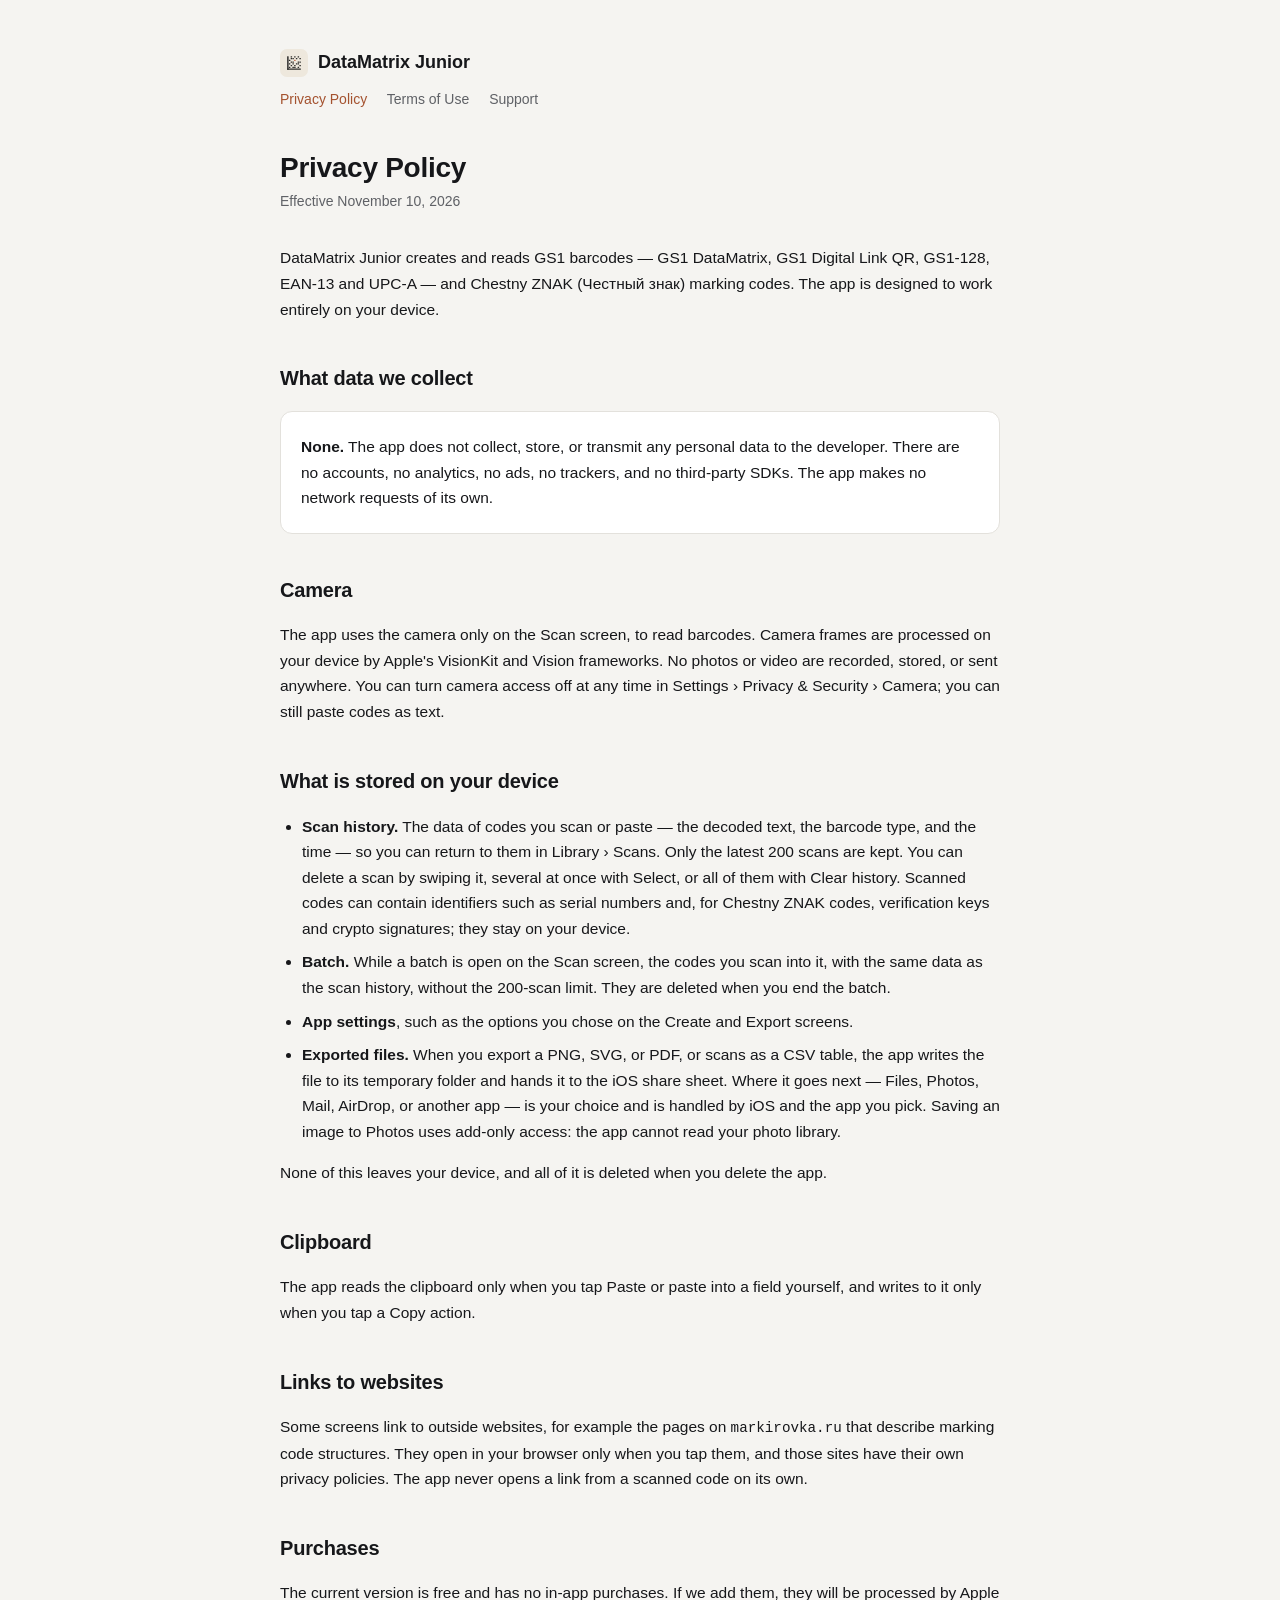
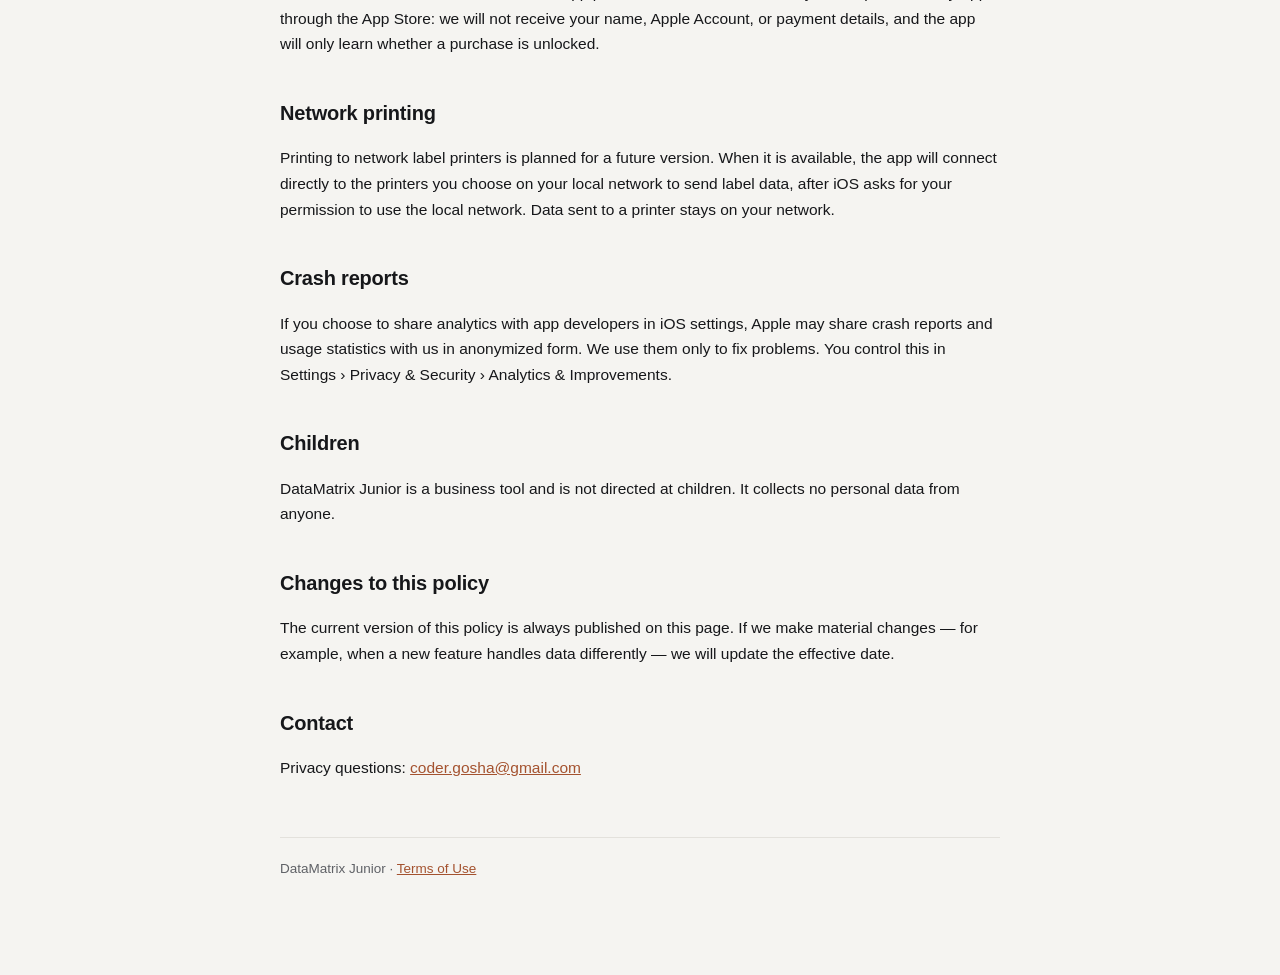
<file: index.html>
<!DOCTYPE html>
<html lang="en">
<head>
  <meta charset="utf-8">
  <meta name="viewport" content="width=device-width, initial-scale=1">
  <title>DataMatrix Junior — Privacy Policy</title>
  <link rel="icon" href="icon.svg" type="image/svg+xml">
  <link rel="stylesheet" href="style.css">
</head>
<body>
  <div class="wrap">
    <header>
      <div class="brand"><img src="icon.svg" alt="">DataMatrix Junior</div>
      <nav>
        <a href="index.html" aria-current="page">Privacy Policy</a>
        <a href="terms.html">Terms of Use</a>
        <a href="support.html">Support</a>
      </nav>
    </header>

    <main>
      <h1>Privacy Policy</h1>
      <p class="meta">Effective November 10, 2026</p>

      <p>DataMatrix Junior creates and reads GS1 barcodes — GS1 DataMatrix, GS1 Digital Link QR,
      GS1-128, EAN-13 and UPC-A — and Chestny ZNAK (Честный знак) marking codes. The app is designed
      to work entirely on your device.</p>

      <h2>What data we collect</h2>
      <div class="card"><p><strong>None.</strong> The app does not collect, store, or transmit any
      personal data to the developer. There are no accounts, no analytics, no ads, no trackers, and no
      third-party SDKs. The app makes no network requests of its own.</p></div>

      <h2>Camera</h2>
      <p>The app uses the camera only on the Scan screen, to read barcodes. Camera frames are processed
      on your device by Apple's VisionKit and Vision frameworks. No photos or video are recorded, stored,
      or sent anywhere. You can turn camera access off at any time in Settings › Privacy &amp; Security ›
      Camera; you can still paste codes as text.</p>

      <h2>What is stored on your device</h2>
      <ul>
        <li><strong>Scan history.</strong> The data of codes you scan or paste — the decoded text, the
        barcode type, and the time — so you can return to them in Library › Scans. Only the latest 200
        scans are kept. You can delete a scan by swiping it, several at once with Select, or all of them with
        Clear history. Scanned
        codes can contain identifiers such as serial numbers and, for Chestny ZNAK codes, verification
        keys and crypto signatures; they stay on your device.</li>
        <li><strong>Batch.</strong> While a batch is open on the Scan screen, the codes you scan into it, with
        the same data as the scan history, without the 200-scan limit. They are deleted when you end the batch.</li>
        <li><strong>App settings</strong>, such as the options you chose on the Create and Export screens.</li>
        <li><strong>Exported files.</strong> When you export a PNG, SVG, or PDF, or scans as a CSV
        table, the app writes the file to
        its temporary folder and hands it to the iOS share sheet. Where it goes next — Files, Photos, Mail,
        AirDrop, or another app — is your choice and is handled by iOS and the app you pick. Saving an image
        to Photos uses add-only access: the app cannot read your photo library.</li>
      </ul>
      <p>None of this leaves your device, and all of it is deleted when you delete the app.</p>

      <h2>Clipboard</h2>
      <p>The app reads the clipboard only when you tap Paste or paste into a field yourself, and writes to it
      only when you tap a Copy action.</p>

      <h2>Links to websites</h2>
      <p>Some screens link to outside websites, for example the pages on <code>markirovka.ru</code> that
      describe marking code structures. They open in your browser only when you tap them, and those sites
      have their own privacy policies. The app never opens a link from a scanned code on its own.</p>

      <h2>Purchases</h2>
      <p>The current version is free and has no in-app purchases. If we add them, they will be processed by
      Apple through the App Store: we will not receive your name, Apple Account, or payment details, and the
      app will only learn whether a purchase is unlocked.</p>

      <h2>Network printing</h2>
      <p>Printing to network label printers is planned for a future version. When it is available, the app
      will connect directly to the printers you choose on your local network to send label data, after iOS
      asks for your permission to use the local network. Data sent to a printer stays on your network.</p>

      <h2>Crash reports</h2>
      <p>If you choose to share analytics with app developers in iOS settings, Apple may share crash reports
      and usage statistics with us in anonymized form. We use them only to fix problems. You control this in
      Settings › Privacy &amp; Security › Analytics &amp; Improvements.</p>

      <h2>Children</h2>
      <p>DataMatrix Junior is a business tool and is not directed at children. It collects no personal data
      from anyone.</p>

      <h2>Changes to this policy</h2>
      <p>The current version of this policy is always published on this page. If we make material changes —
      for example, when a new feature handles data differently — we will update the effective date.</p>

      <h2>Contact</h2>
      <p>Privacy questions: <a href="mailto:coder.gosha@gmail.com">coder.gosha@gmail.com</a></p>
    </main>

    <footer>DataMatrix Junior · <a href="terms.html">Terms of Use</a></footer>
  </div>
</body>
</html>
</file>
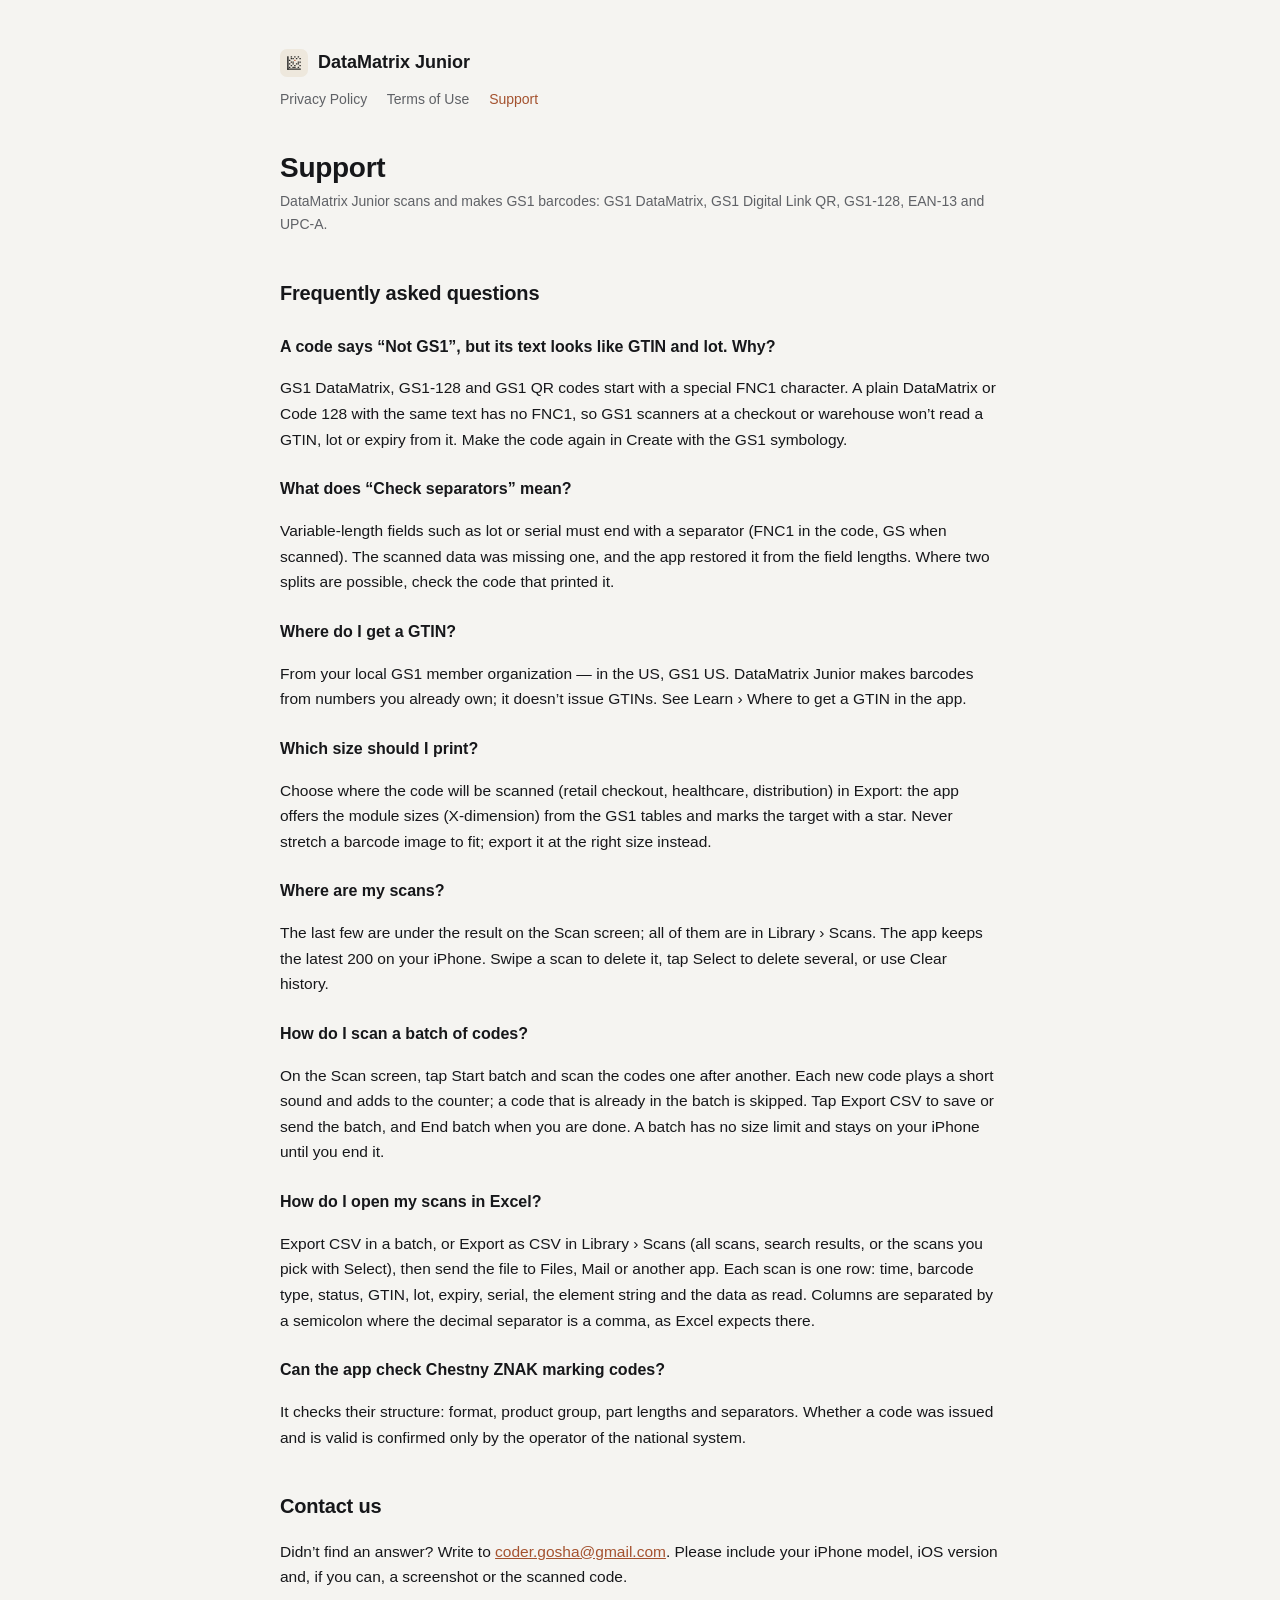
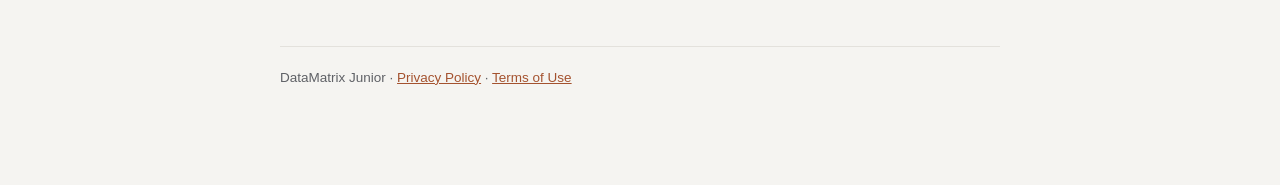
<file: support.html>
<!DOCTYPE html>
<html lang="en">
<head>
  <meta charset="utf-8">
  <meta name="viewport" content="width=device-width, initial-scale=1">
  <title>DataMatrix Junior — Support</title>
  <link rel="icon" href="icon.svg" type="image/svg+xml">
  <link rel="stylesheet" href="style.css">
</head>
<body>
  <div class="wrap">
    <header>
      <div class="brand"><img src="icon.svg" alt="">DataMatrix Junior</div>
      <nav>
        <a href="index.html">Privacy Policy</a>
        <a href="terms.html">Terms of Use</a>
        <a href="support.html" aria-current="page">Support</a>
      </nav>
    </header>

    <main>
      <h1>Support</h1>
      <p class="meta">DataMatrix Junior scans and makes GS1 barcodes: GS1 DataMatrix, GS1 Digital Link QR, GS1-128,
      EAN-13 and UPC-A.</p>

      <h2>Frequently asked questions</h2>

      <h3>A code says “Not GS1”, but its text looks like GTIN and lot. Why?</h3>
      <p>GS1 DataMatrix, GS1-128 and GS1 QR codes start with a special FNC1 character. A plain DataMatrix or Code 128
      with the same text has no FNC1, so GS1 scanners at a checkout or warehouse won’t read a GTIN, lot or expiry
      from it. Make the code again in Create with the GS1 symbology.</p>

      <h3>What does “Check separators” mean?</h3>
      <p>Variable-length fields such as lot or serial must end with a separator (FNC1 in the code, GS when scanned).
      The scanned data was missing one, and the app restored it from the field lengths. Where two splits are possible,
      check the code that printed it.</p>

      <h3>Where do I get a GTIN?</h3>
      <p>From your local GS1 member organization — in the US, GS1 US. DataMatrix Junior makes barcodes from numbers
      you already own; it doesn’t issue GTINs. See Learn › Where to get a GTIN in the app.</p>

      <h3>Which size should I print?</h3>
      <p>Choose where the code will be scanned (retail checkout, healthcare, distribution) in Export: the app offers
      the module sizes (X-dimension) from the GS1 tables and marks the target with a star. Never stretch a barcode
      image to fit; export it at the right size instead.</p>

      <h3>Where are my scans?</h3>
      <p>The last few are under the result on the Scan screen; all of them are in Library › Scans. The app keeps
      the latest 200 on your iPhone. Swipe a scan to delete it, tap Select to delete several, or use Clear history.</p>

      <h3>How do I scan a batch of codes?</h3>
      <p>On the Scan screen, tap Start batch and scan the codes one after another. Each new code plays a short sound
      and adds to the counter; a code that is already in the batch is skipped. Tap Export CSV to save or send the batch,
      and End batch when you are done. A batch has no size limit and stays on your iPhone until you end it.</p>

      <h3>How do I open my scans in Excel?</h3>
      <p>Export CSV in a batch, or Export as CSV in Library › Scans (all scans, search results, or the scans you pick
      with Select), then send the file to Files, Mail or another app. Each scan is one row: time, barcode type, status,
      GTIN, lot, expiry, serial, the element string and the data as read. Columns are separated by a semicolon where
      the decimal separator is a comma, as Excel expects there.</p>

      <h3>Can the app check Chestny ZNAK marking codes?</h3>
      <p>It checks their structure: format, product group, part lengths and separators. Whether a code was issued
      and is valid is confirmed only by the operator of the national system.</p>

      <h2>Contact us</h2>
      <p>Didn’t find an answer? Write to <a href="mailto:coder.gosha@gmail.com">coder.gosha@gmail.com</a>.
      Please include your iPhone model, iOS version and, if you can, a screenshot or the scanned code.</p>
    </main>

    <footer>DataMatrix Junior · <a href="index.html">Privacy Policy</a> · <a href="terms.html">Terms of Use</a></footer>
  </div>
</body>
</html>
</file>
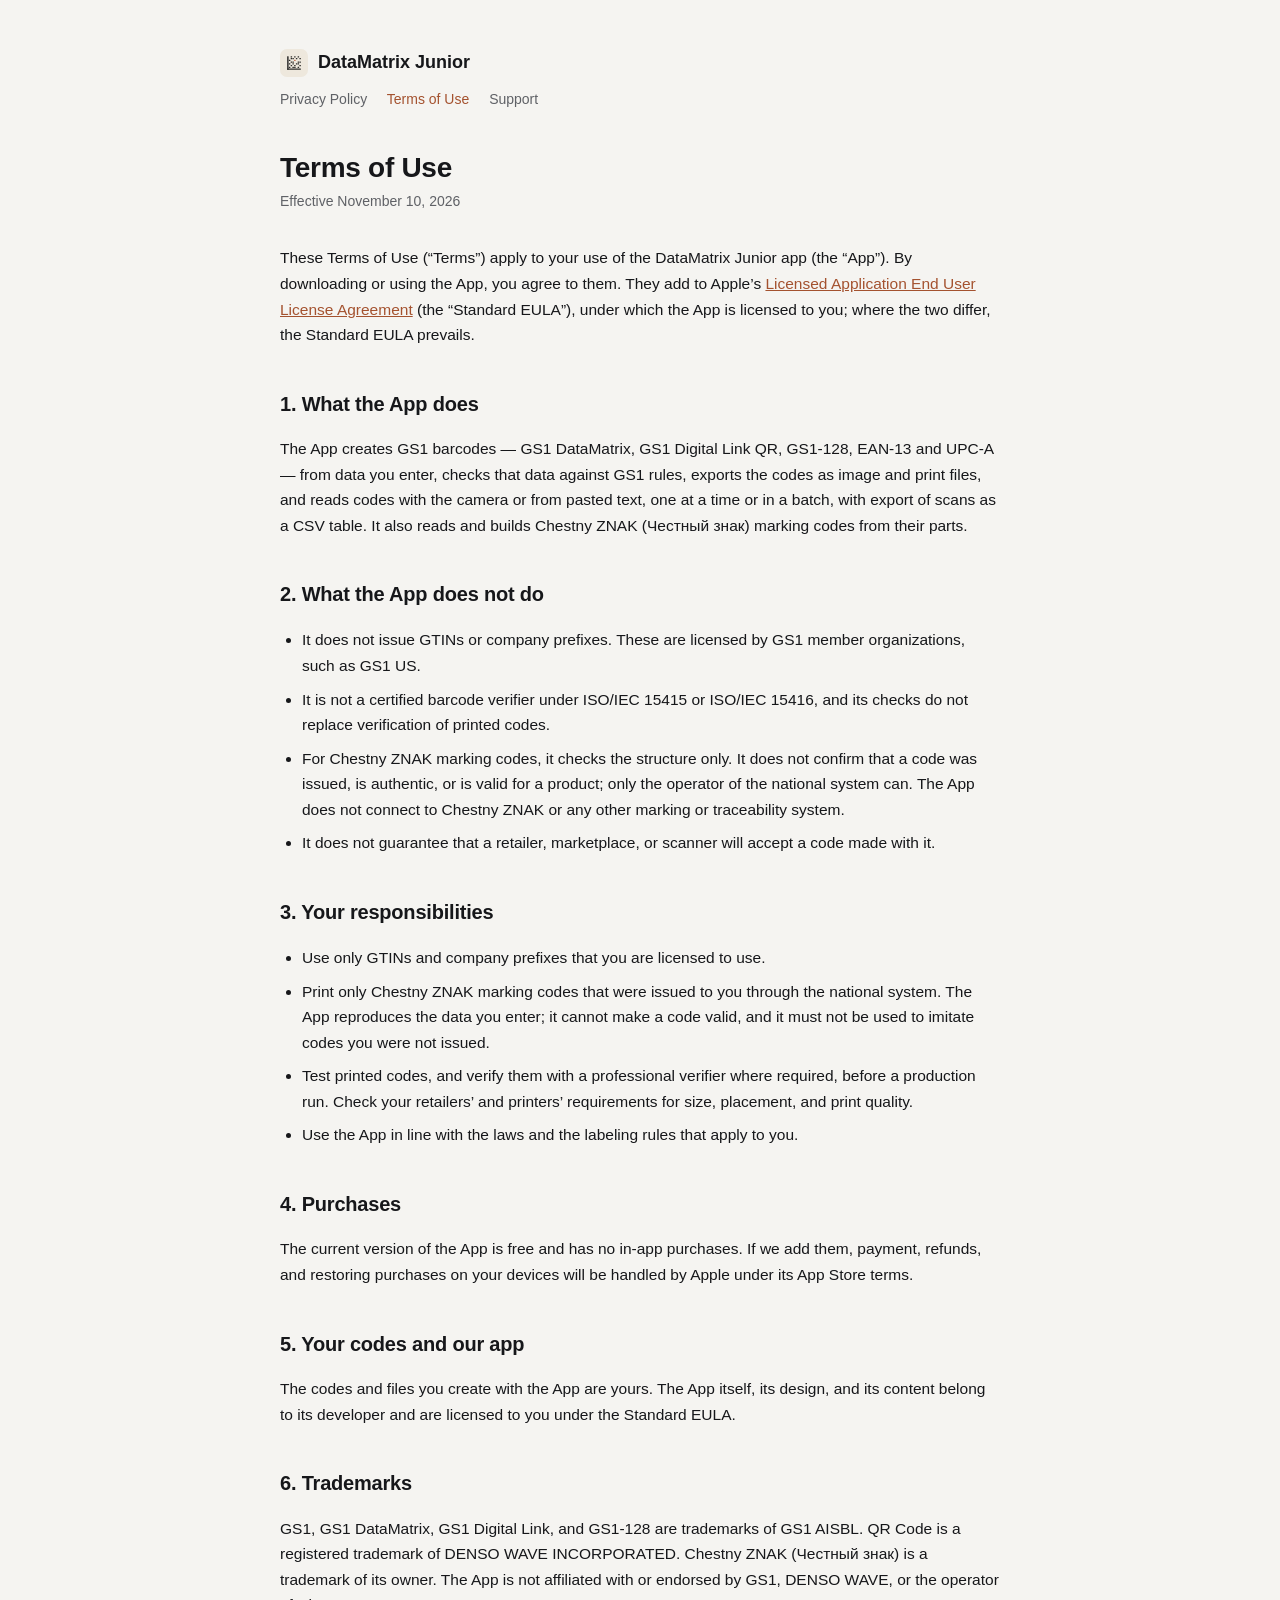
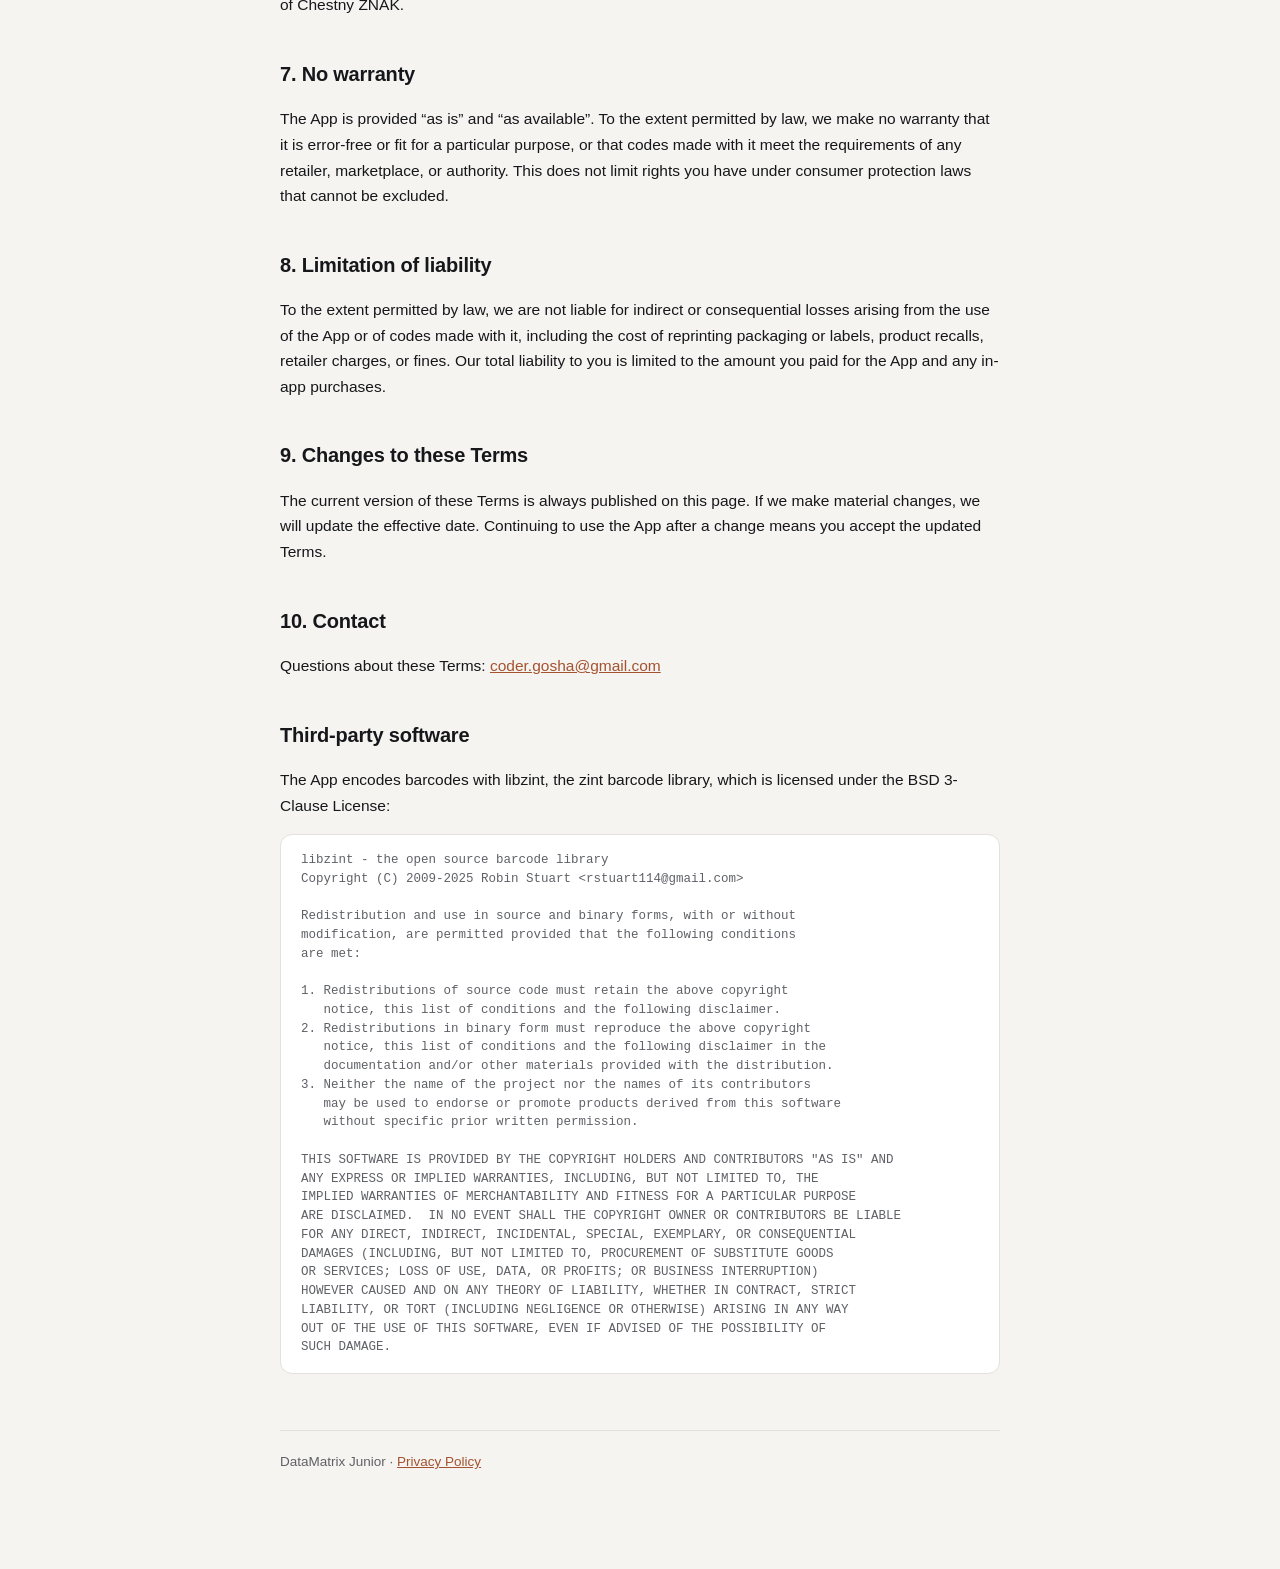
<file: terms.html>
<!DOCTYPE html>
<html lang="en">
<head>
  <meta charset="utf-8">
  <meta name="viewport" content="width=device-width, initial-scale=1">
  <title>DataMatrix Junior — Terms of Use</title>
  <link rel="icon" href="icon.svg" type="image/svg+xml">
  <link rel="stylesheet" href="style.css">
</head>
<body>
  <div class="wrap">
    <header>
      <div class="brand"><img src="icon.svg" alt="">DataMatrix Junior</div>
      <nav>
        <a href="index.html">Privacy Policy</a>
        <a href="terms.html" aria-current="page">Terms of Use</a>
        <a href="support.html">Support</a>
      </nav>
    </header>

    <main>
      <h1>Terms of Use</h1>
      <p class="meta">Effective November 10, 2026</p>

      <p>These Terms of Use (“Terms”) apply to your use of the DataMatrix Junior app (the “App”). By
      downloading or using the App, you agree to them. They add to Apple’s
      <a href="https://www.apple.com/legal/internet-services/itunes/dev/stdeula/">Licensed Application
      End User License Agreement</a> (the “Standard EULA”), under which the App is licensed to you; where
      the two differ, the Standard EULA prevails.</p>

      <h2>1. What the App does</h2>
      <p>The App creates GS1 barcodes — GS1 DataMatrix, GS1 Digital Link QR, GS1-128, EAN-13 and UPC-A —
      from data you enter, checks that data against GS1 rules, exports the codes as image and print files,
      and reads codes with the camera or from pasted text, one at a time or in a batch, with export of
      scans as a CSV table. It also reads and builds Chestny ZNAK
      (Честный знак) marking codes from their parts.</p>

      <h2>2. What the App does not do</h2>
      <ul>
        <li>It does not issue GTINs or company prefixes. These are licensed by GS1 member organizations,
        such as GS1 US.</li>
        <li>It is not a certified barcode verifier under ISO/IEC 15415 or ISO/IEC 15416, and its checks do
        not replace verification of printed codes.</li>
        <li>For Chestny ZNAK marking codes, it checks the structure only. It does not confirm that a code
        was issued, is authentic, or is valid for a product; only the operator of the national system can.
        The App does not connect to Chestny ZNAK or any other marking or traceability system.</li>
        <li>It does not guarantee that a retailer, marketplace, or scanner will accept a code made with
        it.</li>
      </ul>

      <h2>3. Your responsibilities</h2>
      <ul>
        <li>Use only GTINs and company prefixes that you are licensed to use.</li>
        <li>Print only Chestny ZNAK marking codes that were issued to you through the national system. The
        App reproduces the data you enter; it cannot make a code valid, and it must not be used to imitate
        codes you were not issued.</li>
        <li>Test printed codes, and verify them with a professional verifier where required, before a
        production run. Check your retailers’ and printers’ requirements for size, placement, and print
        quality.</li>
        <li>Use the App in line with the laws and the labeling rules that apply to you.</li>
      </ul>

      <h2>4. Purchases</h2>
      <p>The current version of the App is free and has no in-app purchases. If we add them, payment, refunds,
      and restoring purchases on your devices will be handled by Apple under its App Store terms.</p>

      <h2>5. Your codes and our app</h2>
      <p>The codes and files you create with the App are yours. The App itself, its design, and its content
      belong to its developer and are licensed to you under the Standard EULA.</p>

      <h2>6. Trademarks</h2>
      <p>GS1, GS1 DataMatrix, GS1 Digital Link, and GS1-128 are trademarks of GS1 AISBL. QR Code is a
      registered trademark of DENSO WAVE INCORPORATED. Chestny ZNAK (Честный знак) is a trademark of its
      owner. The App is not affiliated with or endorsed by GS1, DENSO WAVE, or the operator of Chestny
      ZNAK.</p>

      <h2>7. No warranty</h2>
      <p>The App is provided “as is” and “as available”. To the extent permitted by law, we make no
      warranty that it is error-free or fit for a particular purpose, or that codes made with it meet the
      requirements of any retailer, marketplace, or authority. This does not limit rights you have under
      consumer protection laws that cannot be excluded.</p>

      <h2>8. Limitation of liability</h2>
      <p>To the extent permitted by law, we are not liable for indirect or consequential losses arising from
      the use of the App or of codes made with it, including the cost of reprinting packaging or labels,
      product recalls, retailer charges, or fines. Our total liability to you is limited to the amount you
      paid for the App and any in-app purchases.</p>

      <h2>9. Changes to these Terms</h2>
      <p>The current version of these Terms is always published on this page. If we make material changes,
      we will update the effective date. Continuing to use the App after a change means you accept the
      updated Terms.</p>

      <h2>10. Contact</h2>
      <p>Questions about these Terms: <a href="mailto:coder.gosha@gmail.com">coder.gosha@gmail.com</a></p>

      <h2 id="licenses">Third-party software</h2>
      <p>The App encodes barcodes with libzint, the zint barcode library, which is licensed under the BSD
      3-Clause License:</p>
      <pre class="license">libzint - the open source barcode library
Copyright (C) 2009-2025 Robin Stuart &lt;rstuart114@gmail.com&gt;

Redistribution and use in source and binary forms, with or without
modification, are permitted provided that the following conditions
are met:

1. Redistributions of source code must retain the above copyright
   notice, this list of conditions and the following disclaimer.
2. Redistributions in binary form must reproduce the above copyright
   notice, this list of conditions and the following disclaimer in the
   documentation and/or other materials provided with the distribution.
3. Neither the name of the project nor the names of its contributors
   may be used to endorse or promote products derived from this software
   without specific prior written permission.

THIS SOFTWARE IS PROVIDED BY THE COPYRIGHT HOLDERS AND CONTRIBUTORS "AS IS" AND
ANY EXPRESS OR IMPLIED WARRANTIES, INCLUDING, BUT NOT LIMITED TO, THE
IMPLIED WARRANTIES OF MERCHANTABILITY AND FITNESS FOR A PARTICULAR PURPOSE
ARE DISCLAIMED.  IN NO EVENT SHALL THE COPYRIGHT OWNER OR CONTRIBUTORS BE LIABLE
FOR ANY DIRECT, INDIRECT, INCIDENTAL, SPECIAL, EXEMPLARY, OR CONSEQUENTIAL
DAMAGES (INCLUDING, BUT NOT LIMITED TO, PROCUREMENT OF SUBSTITUTE GOODS
OR SERVICES; LOSS OF USE, DATA, OR PROFITS; OR BUSINESS INTERRUPTION)
HOWEVER CAUSED AND ON ANY THEORY OF LIABILITY, WHETHER IN CONTRACT, STRICT
LIABILITY, OR TORT (INCLUDING NEGLIGENCE OR OTHERWISE) ARISING IN ANY WAY
OUT OF THE USE OF THIS SOFTWARE, EVEN IF ADVISED OF THE POSSIBILITY OF
SUCH DAMAGE.</pre>
    </main>

    <footer>DataMatrix Junior · <a href="index.html">Privacy Policy</a></footer>
  </div>
</body>
</html>
</file>
<file: style.css>
/* Colours from the DataMatrix Junior app (Common/Theme.swift) and its icon. */
:root {
  --bg: #f5f4f1;
  --ink: #16171a;
  --dim: #5f6166;
  --border: #e3e1dc;
  --accent: #a4522f;
  --card: #ffffff;
}
@media (prefers-color-scheme: dark) {
  :root {
    --bg: #111214;
    --ink: #ecebe7;
    --dim: #8f9196;
    --border: #2b2c30;
    --accent: #e39a80;
    --card: #1b1c1f;
  }
}
* { box-sizing: border-box; }
body {
  margin: 0;
  padding: 48px 20px 96px;
  background: var(--bg);
  color: var(--ink);
  font-family: -apple-system, BlinkMacSystemFont, "Segoe UI", sans-serif;
  line-height: 1.65;
}
.wrap { max-width: 720px; margin: 0 auto; }
header { margin-bottom: 40px; }
.brand {
  display: flex;
  align-items: center;
  gap: 10px;
  font-weight: 700;
  font-size: 18px;
}
.brand img { width: 28px; height: 28px; border-radius: 7px; }
nav { margin-top: 10px; font-size: 14px; }
nav a { color: var(--dim); text-decoration: none; margin-right: 16px; }
nav a:hover, nav a:focus, nav a[aria-current="page"] { color: var(--accent); }
h1 { font-size: 28px; line-height: 1.2; margin: 0 0 6px; letter-spacing: -0.01em; }
h2 { font-size: 20px; margin: 40px 0 12px; letter-spacing: -0.01em; }
h3 { font-size: 16px; margin: 24px 0 6px; }
p, li { color: var(--ink); font-size: 15.5px; }
.dim { color: var(--dim); }
.meta { color: var(--dim); font-size: 14px; margin: 0 0 32px; }
ul { padding-left: 22px; }
li { margin-bottom: 8px; }
a { color: var(--accent); }
code { font-size: 0.92em; }
.card {
  background: var(--card);
  border: 1px solid var(--border);
  border-radius: 12px;
  padding: 16px 20px;
  margin: 16px 0;
}
.card p { margin: 6px 0; }
pre.license {
  background: var(--card);
  border: 1px solid var(--border);
  border-radius: 12px;
  padding: 16px 20px;
  font-size: 12.5px;
  line-height: 1.5;
  white-space: pre-wrap;
  overflow-wrap: anywhere;
  color: var(--dim);
}
footer {
  margin-top: 56px;
  padding-top: 20px;
  border-top: 1px solid var(--border);
  color: var(--dim);
  font-size: 13.5px;
}
</file>
